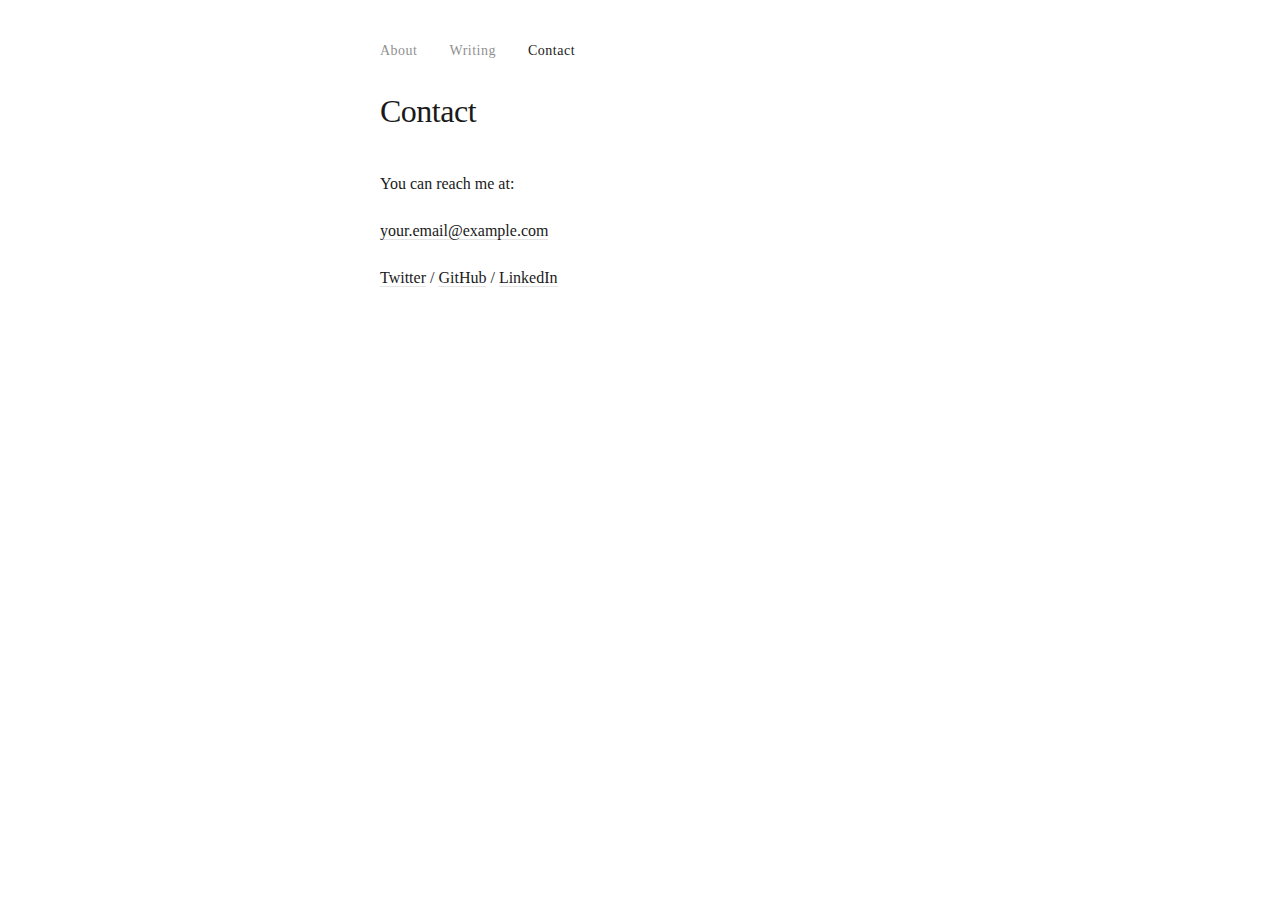
<file: contact.html>
<!DOCTYPE html>
<html lang="en">
<head>
  <meta charset="UTF-8">
  <meta name="viewport" content="width=device-width, initial-scale=1.0">
  <title>Contact — Cameron Chiaramonte</title>
  <link rel="stylesheet" href="assets/style.css">
</head>
<body>
  <nav class="nav">
    <a href="index.html" class="nav-link">About</a>
    <a href="writing.html" class="nav-link">Writing</a>
    <a href="contact.html" class="nav-link active">Contact</a>
  </nav>

  <main class="container">
    <h1 class="fade-in">Contact</h1>
    <div class="content fade-in">
      <p>You can reach me at:</p>
      <p>
        <a href="mailto:your.email@example.com">your.email@example.com</a>
      </p>
      <p>
        <a href="https://twitter.com/yourhandle" target="_blank" rel="noopener">Twitter</a> / 
        <a href="https://github.com/yourhandle" target="_blank" rel="noopener">GitHub</a> / 
        <a href="https://linkedin.com/in/yourhandle" target="_blank" rel="noopener">LinkedIn</a>
      </p>
    </div>
  </main>

  <script src="assets/motion.js"></script>
</body>
</html>
</file>
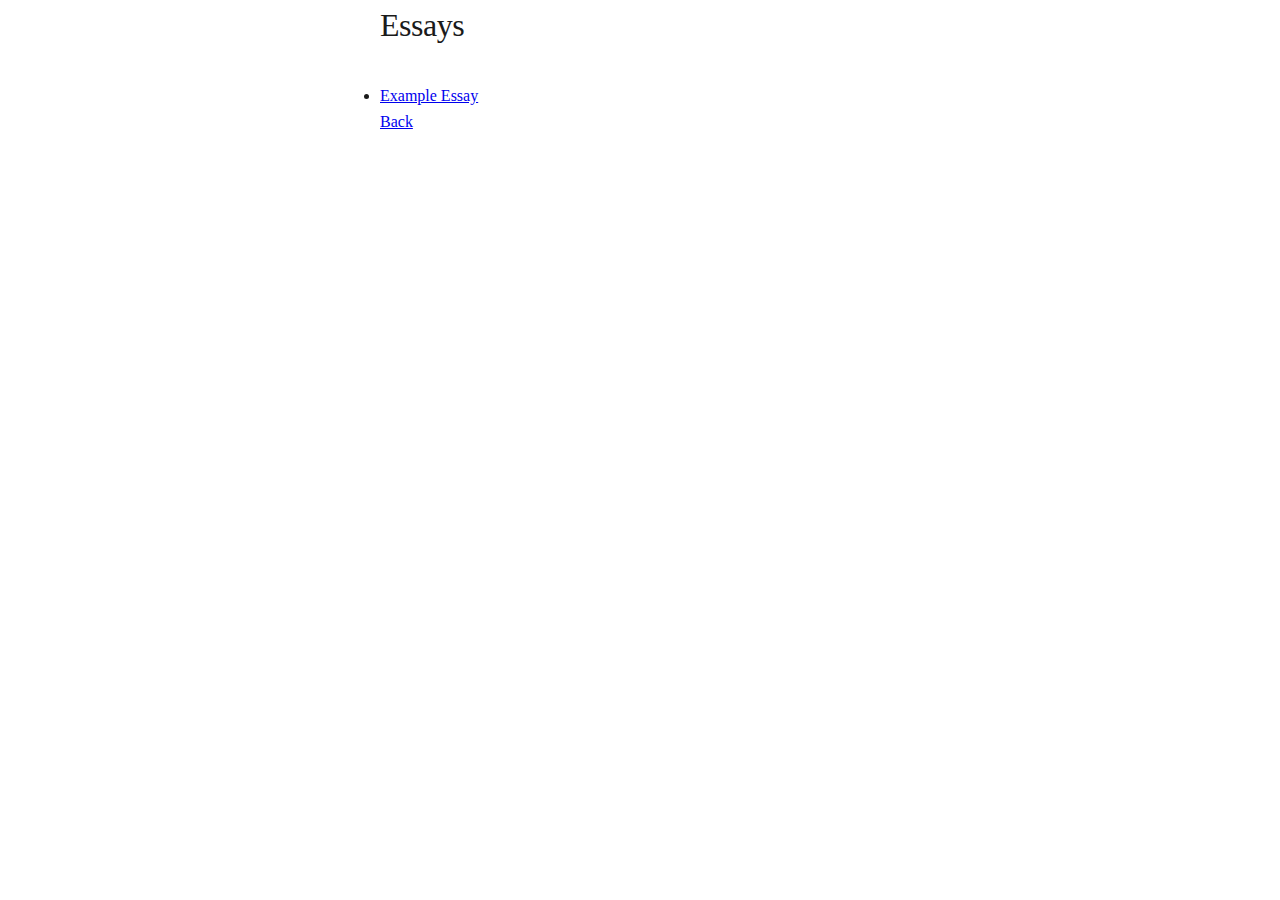
<file: essays.html>
<!DOCTYPE html>
<html lang="en">
<head>
  <meta charset="UTF-8">
  <meta name="viewport" content="width=device-width, initial-scale=1.0">
  <title>Essays — Cameron</title>
  <link rel="stylesheet" href="assets/style.css">
</head>
<body>
  <div class="container fade-in">
    <h1>Essays</h1>
    <ul class="essay-list">
      <li><a href="essays/example.html">Example Essay</a></li>
    </ul>
    <nav>
      <a href="index.html">Back</a>
    </nav>
  </div>
  <script src="assets/motion.js"></script>
</body>
</html>
</file>
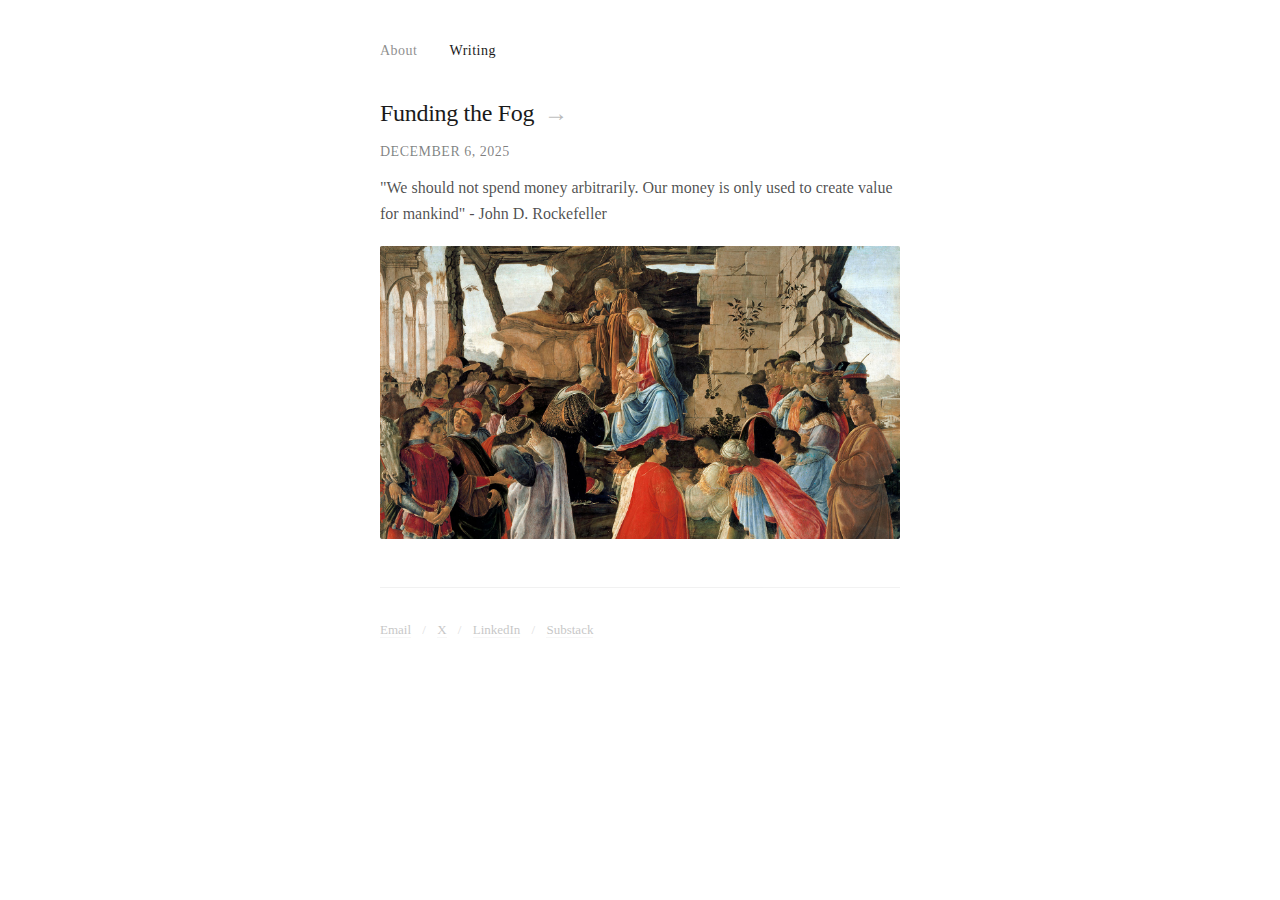
<file: writing.html>
<!DOCTYPE html>
<html lang="en">
<head>
  <meta charset="UTF-8">
  <meta name="viewport" content="width=device-width, initial-scale=1.0">
  <title>Writing — Cameron Chiaramonte</title>
  <link rel="stylesheet" href="assets/style.css">
</head>
<body>
  <nav class="nav">
    <a href="index.html" class="nav-link">About</a>
    <a href="writing.html" class="nav-link active">Writing</a>
  </nav>

  <main class="container">
    <div class="main-content">
      <!-- <h1 class="fade-in">Writing</h1> -->
      <div class="essays-list fade-in">
        <article class="essay-item">
          <a href="essays/funding_the_fog.html">
            <h2>Funding the Fog <span class="essay-arrow">→</span></h2>
            <p class="essay-date">December 6, 2025</p>
            <p class="essay-excerpt">"We should not spend money arbitrarily. Our money is only used to create value for mankind" - John D. Rockefeller</p>
            <img src="assets/essay-photos/funding-the-fog.jpg" alt="Essay image" class="essay-image">
          </a>
        </article>
      </div>
      <footer class="page-footer">
        <a href="mailto:cameron@doorlist.app">Email</a>
        <span class="footer-separator">/</span>
        <a href="https://x.com/cchiaramonte12" target="_blank" rel="noopener noreferrer">X</a>
        <span class="footer-separator">/</span>
        <a href="https://www.linkedin.com/in/cameron-chiaramonte-565b36196/" target="_blank" rel="noopener noreferrer">LinkedIn</a>
        <span class="footer-separator">/</span>
        <a href="https://cameronchiaramonte.substack.com/" target="_blank" rel="noopener noreferrer">Substack</a>
      </footer>
    </div>
  </main>

  <script src="assets/motion.js"></script>
</body>
</html>
</file>
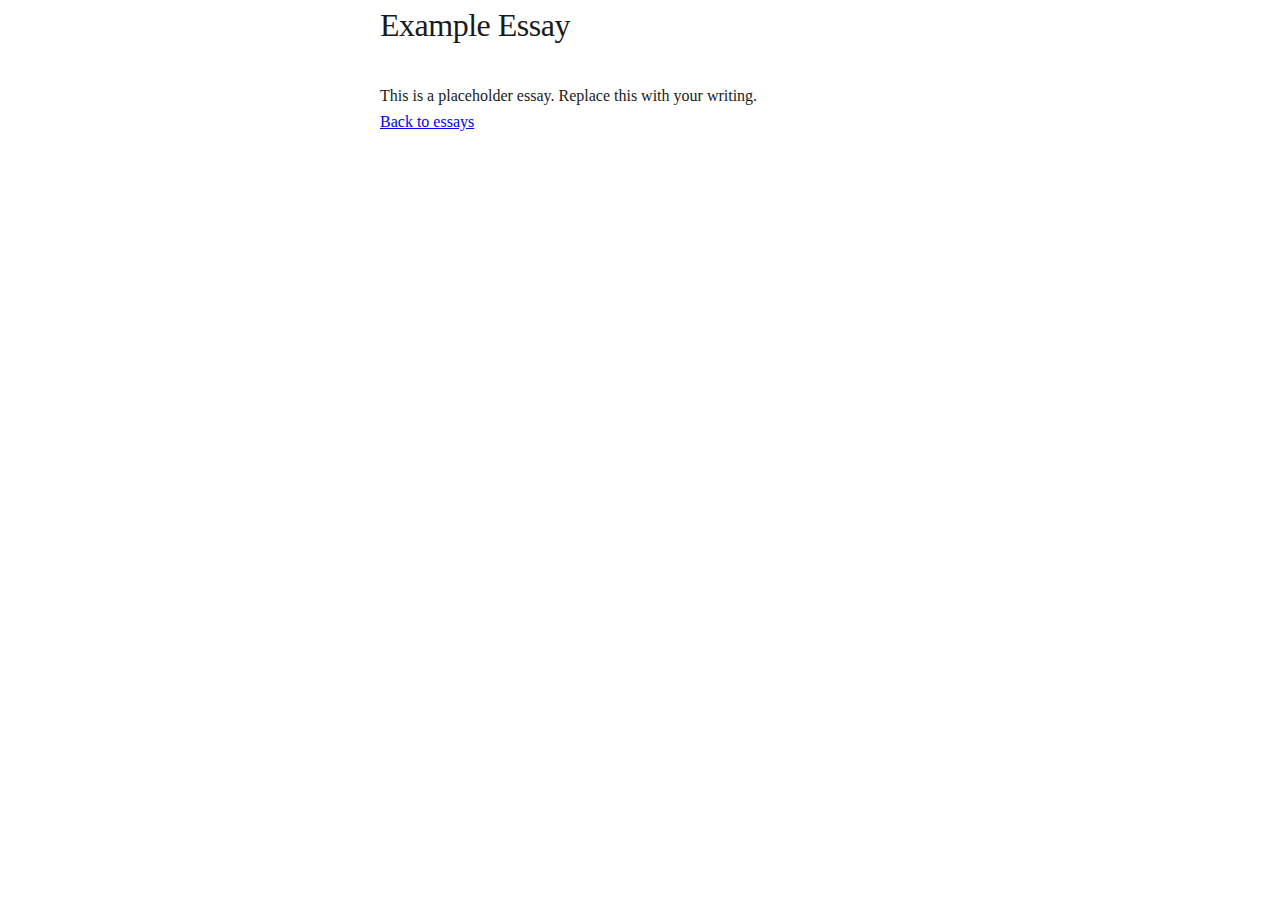
<file: essays/example.html>
<!DOCTYPE html>
<html lang="en">
<head>
  <meta charset="UTF-8">
  <meta name="viewport" content="width=device-width, initial-scale=1.0">
  <title>Example Essay — Cameron</title>
  <link rel="stylesheet" href="../assets/style.css">
</head>
<body>
  <div class="container fade-in">
    <h1>Example Essay</h1>
    <p>
      This is a placeholder essay. Replace this with your writing.
    </p>
    <nav>
      <a href="../essays.html">Back to essays</a>
    </nav>
  </div>
  <script src="../assets/motion.js"></script>
</body>
</html>
</file>
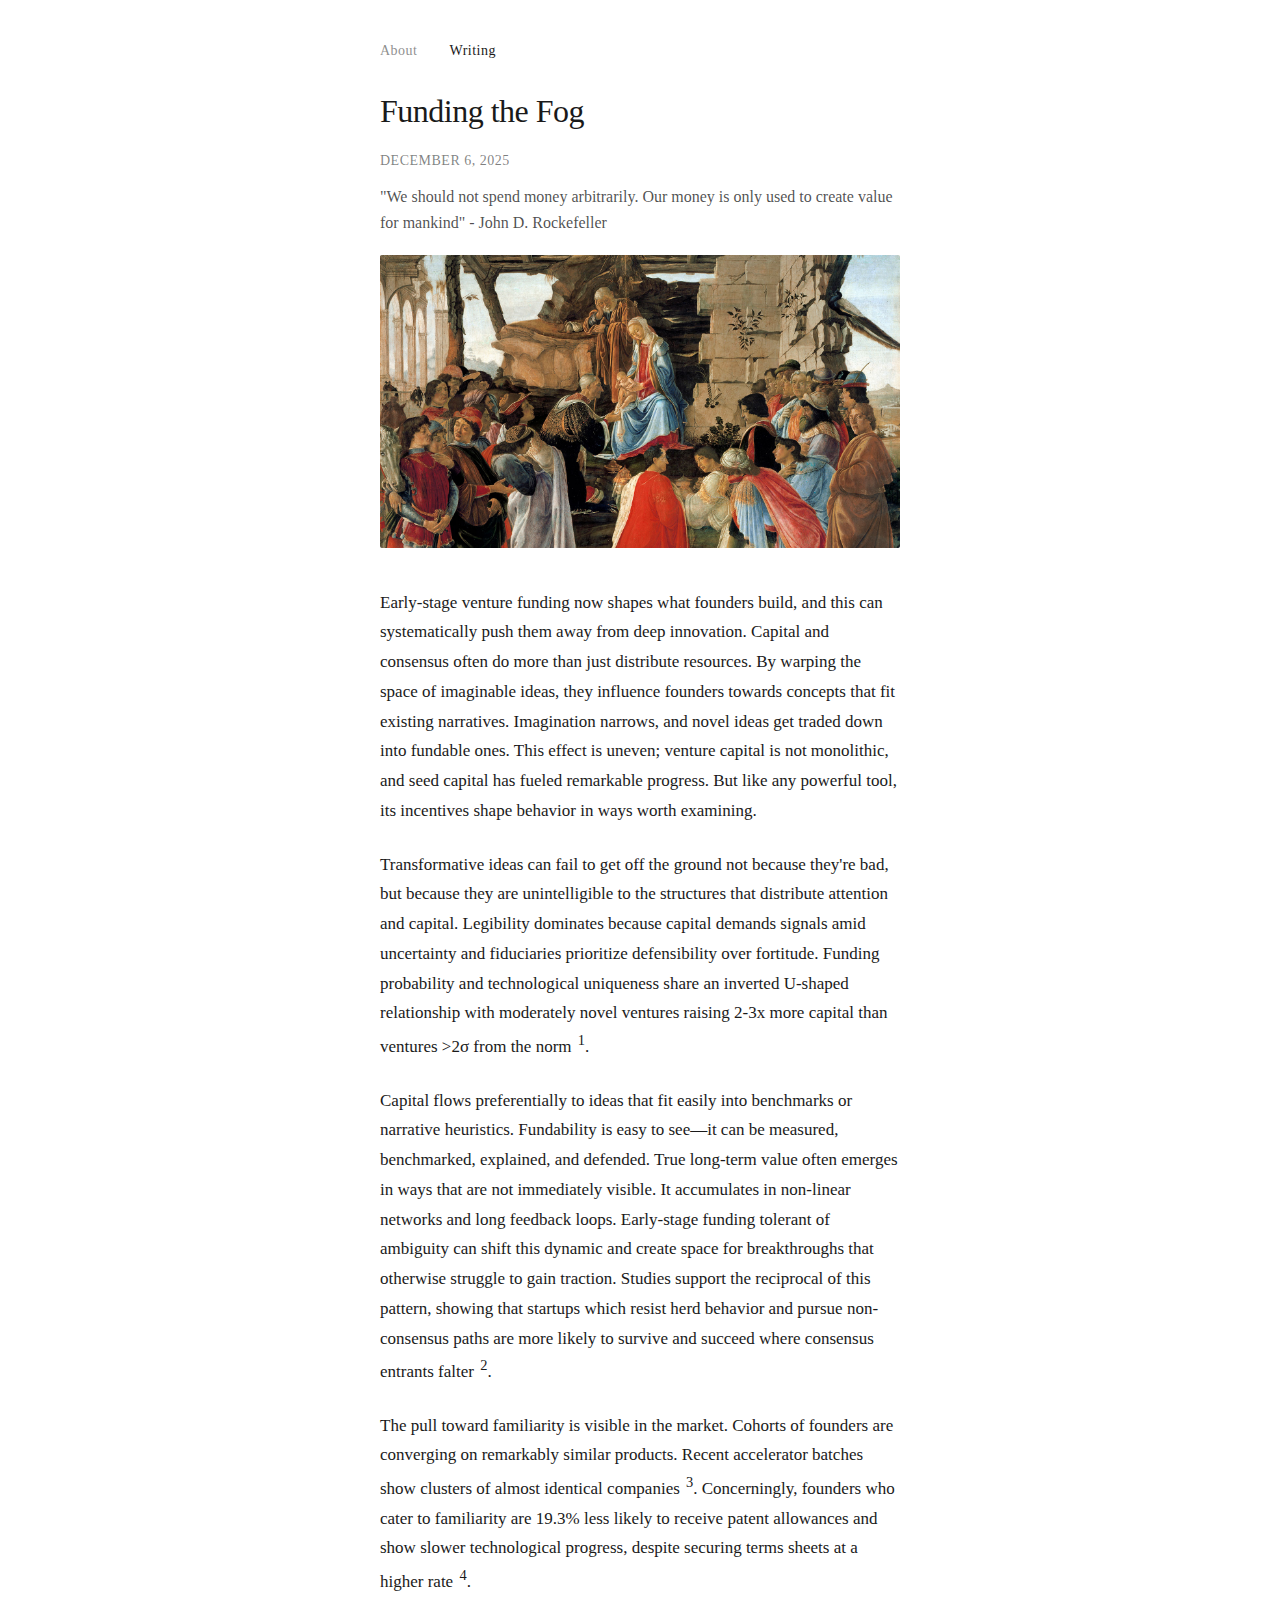
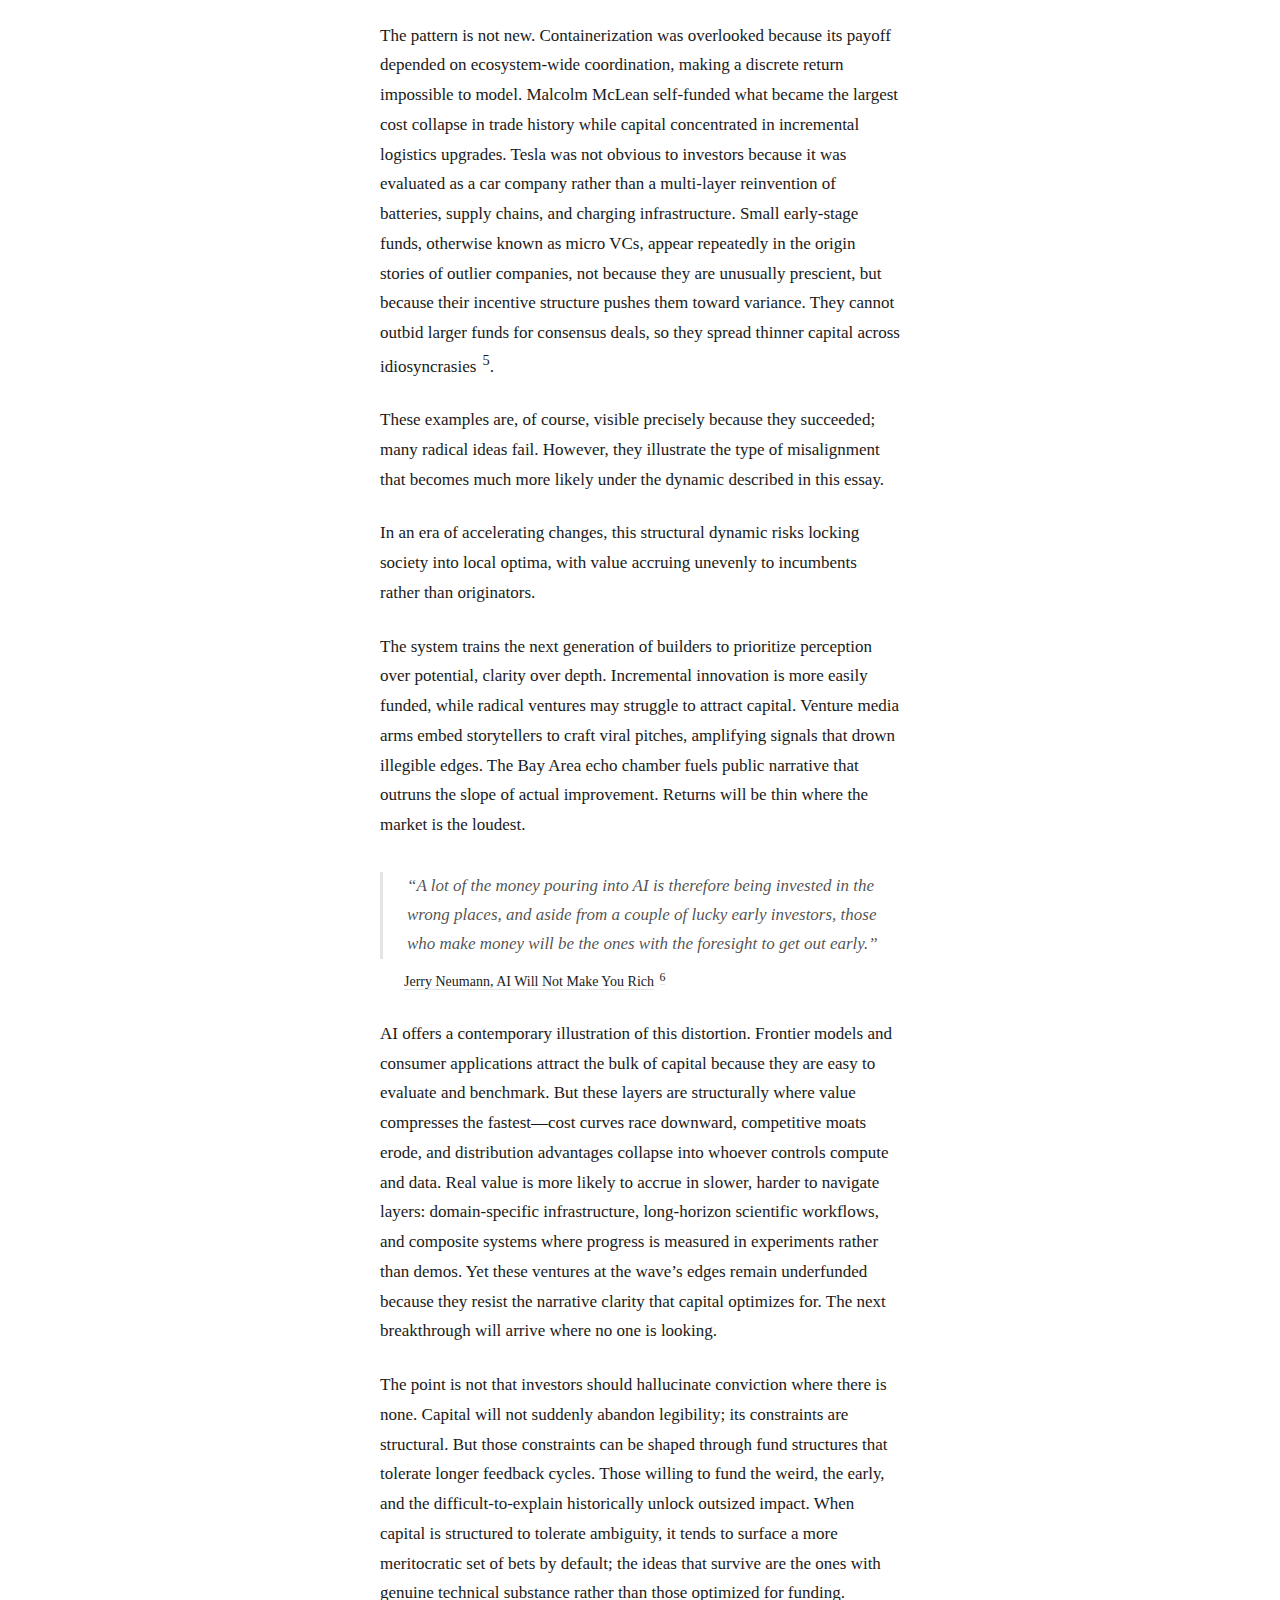
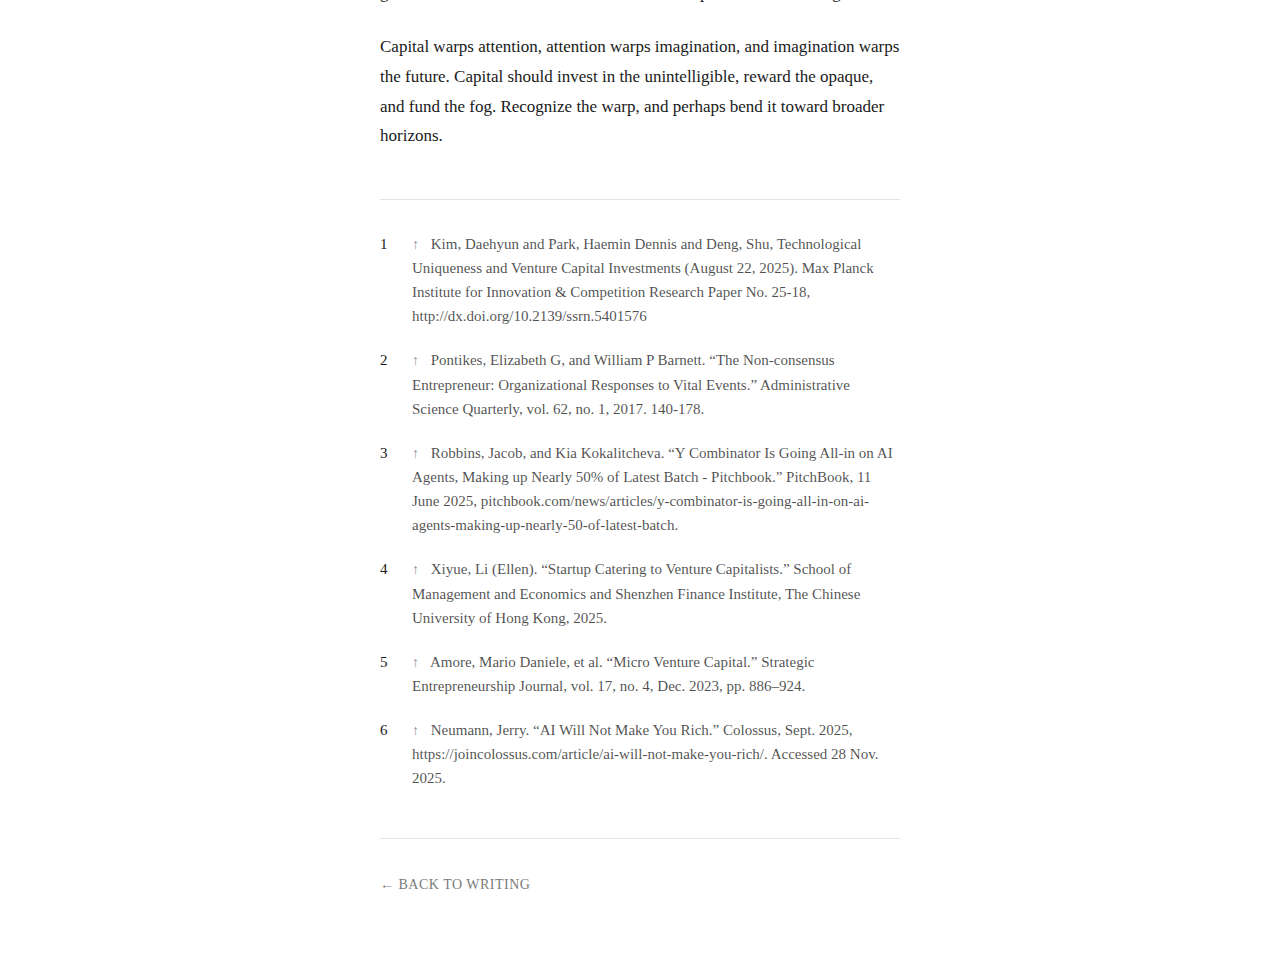
<file: essays/funding_the_fog.html>
<!DOCTYPE html>
<html lang="en">
<head>
  <meta charset="UTF-8">
  <meta name="viewport" content="width=device-width, initial-scale=1.0">
  <title>Funding the Fog — Cameron Chiaramonte</title>
  
  <!-- Open Graph / Facebook -->
  <meta property="og:type" content="article">
  <meta property="og:url" content="https://cchiaramonte12.github.io/essays/funding_the_fog.html">
  <meta property="og:title" content="Funding the Fog — Cameron Chiaramonte">
  <meta property="og:description" content="We should not spend money arbitrarily. Our money is only used to create value for mankind - John D. Rockefeller">
  <meta property="og:image" content="https://cchiaramonte12.github.io/assets/essay-photos/funding-the-fog.jpg">
  
  <!-- Twitter -->
  <meta name="twitter:card" content="summary_large_image">
  <meta name="twitter:url" content="https://cchiaramonte12.github.io/essays/funding_the_fog.html">
  <meta name="twitter:title" content="Funding the Fog — Cameron Chiaramonte">
  <meta name="twitter:description" content="We should not spend money arbitrarily. Our money is only used to create value for mankind - John D. Rockefeller">
  <meta name="twitter:image" content="https://cchiaramonte12.github.io/assets/essay-photos/funding-the-fog.jpg">
  
  <link rel="stylesheet" href="../assets/style.css">
</head>
<body>
  <nav class="nav">
    <a href="../index.html" class="nav-link">About</a>
    <a href="../writing.html" class="nav-link active">Writing</a>
  </nav>

  <main class="container">
    <div class="main-content">
      <article class="essay-content fade-in">
        <header class="essay-header">
          <h1>Funding the Fog</h1>
          <p class="essay-date">December 6, 2025</p>
          <p class="essay-excerpt">"We should not spend money arbitrarily. Our money is only used to create value for mankind" - John D. Rockefeller</p>
          <img src="../assets/essay-photos/funding-the-fog.jpg" alt="Essay image" class="essay-image">
        </header>
        <div class="essay-body">
          <p>Early-stage venture funding now shapes what founders build, and this can systematically push them away from deep innovation. Capital and consensus often do more than just distribute resources. By warping the space of imaginable ideas, they influence founders towards concepts that fit existing narratives. Imagination narrows, and novel ideas get traded down into fundable ones. This effect is uneven; venture capital is not monolithic, and seed capital has fueled remarkable progress. But like any powerful tool, its incentives shape behavior in ways worth examining.</p>
          <p>Transformative ideas can fail to get off the ground not because they're bad, but because they are unintelligible to the structures that distribute attention and capital. Legibility dominates because capital demands signals amid uncertainty and fiduciaries prioritize defensibility over fortitude. Funding probability and technological uniqueness share an inverted U-shaped relationship with moderately novel ventures raising 2-3x more capital than ventures >2σ from the norm <a href="#citation-1" id="citation-ref-1" class="citation-ref">1</a>.</p>
          <p>Capital flows preferentially to ideas that fit easily into benchmarks or narrative heuristics. Fundability is easy to see—it can be measured, benchmarked, explained, and defended. True long-term value often emerges in ways that are not immediately visible. It accumulates in non-linear networks and long feedback loops. Early-stage funding tolerant of ambiguity can shift this dynamic and create space for breakthroughs that otherwise struggle to gain traction. Studies support the reciprocal of this pattern, showing that startups which resist herd behavior and pursue non-consensus paths are more likely to survive and succeed where consensus entrants falter <a href="#citation-2" id="citation-ref-2" class="citation-ref">2</a>.</p>
          <p>The pull toward familiarity is visible in the market. Cohorts of founders are converging on remarkably similar products. Recent accelerator batches show clusters of almost identical companies <a href="#citation-3" id="citation-ref-3" class="citation-ref">3</a>. Concerningly, founders who cater to familiarity are 19.3% less likely to receive patent allowances and show slower technological progress, despite securing terms sheets at a higher rate <a href="#citation-4" id="citation-ref-4" class="citation-ref">4</a>.</p>
          <p>The pattern is not new. Containerization was overlooked because its payoff depended on ecosystem-wide coordination, making a discrete return impossible to model. Malcolm McLean self-funded what became the largest cost collapse in trade history while capital concentrated in incremental logistics upgrades. Tesla was not obvious to investors because it was evaluated as a car company rather than a multi-layer reinvention of batteries, supply chains, and charging infrastructure. Small early-stage funds, otherwise known as micro VCs, appear repeatedly in the origin stories of outlier companies, not because they are unusually prescient, but because their incentive structure pushes them toward variance. They cannot outbid larger funds for consensus deals, so they spread thinner capital across idiosyncrasies <a href="#citation-5" id="citation-ref-5" class="citation-ref">5</a>.</p>
          <p>These examples are, of course, visible precisely because they succeeded; many radical ideas fail. However, they illustrate the type of misalignment that becomes much more likely under the dynamic described in this essay.</p>
          <p>In an era of accelerating changes, this structural dynamic risks locking society into local optima, with value accruing unevenly to incumbents rather than originators.</p>
          <p>The system trains the next generation of builders to prioritize perception over potential, clarity over depth. Incremental innovation is more easily funded, while radical ventures may struggle to attract capital. Venture media arms embed storytellers to craft viral pitches, amplifying signals that drown illegible edges. The Bay Area echo chamber fuels public narrative that outruns the slope of actual improvement. Returns will be thin where the market is the loudest.</p>

          <blockquote>
            <q>A lot of the money pouring into AI is therefore being invested in the wrong places, and aside from a couple of lucky early investors, those who make money will be the ones with the foresight to get out early.</q>
          </blockquote>
          <div class="blockquote-citation">
            <a href="https://joincolossus.com/article/ai-will-not-make-you-rich/" target="_blank" rel="noopener noreferrer">Jerry Neumann, AI Will Not Make You Rich</a> <a href="#citation-6" id="citation-ref-6" class="citation-ref">6</a>
          </div>

          <p>AI offers a contemporary illustration of this distortion. Frontier models and consumer applications attract the bulk of capital because they are easy to evaluate and benchmark. But these layers are structurally where value compresses the fastest—cost curves race downward, competitive moats erode, and distribution advantages collapse into whoever controls compute and data. Real value is more likely to accrue in slower, harder to navigate layers: domain-specific infrastructure, long-horizon scientific workflows, and composite systems where progress is measured in experiments rather than demos. Yet these ventures at the wave’s edges remain underfunded because they resist the narrative clarity that capital optimizes for. The next breakthrough will arrive where no one is looking.</p>
          <p>The point is not that investors should hallucinate conviction where there is none. Capital will not suddenly abandon legibility; its constraints are structural. But those constraints can be shaped through fund structures that tolerate longer feedback cycles. Those willing to fund the weird, the early, and the difficult-to-explain historically unlock outsized impact. When capital is structured to tolerate ambiguity, it tends to surface a more meritocratic set of bets by default; the ideas that survive are the ones with genuine technical substance rather than those optimized for funding.</p>
          <p>Capital warps attention, attention warps imagination, and imagination warps the future. Capital should invest in the unintelligible, reward the opaque, and fund the fog. Recognize the warp, and perhaps bend it toward broader horizons.</p>
        </div>
        
        <div class="citations-divider"></div>
        
        <section class="citations">
          <ol class="citations-list">
            <li id="citation-1" class="citation-item">
              <a href="#citation-ref-1" class="citation-back-link">↑</a>
              <span class="citation-content">Kim, Daehyun and Park, Haemin Dennis and Deng, Shu, Technological Uniqueness and Venture Capital Investments (August 22, 2025). Max Planck Institute for Innovation & Competition Research Paper No. 25-18, http://dx.doi.org/10.2139/ssrn.5401576</span>
            </li>
            <li id="citation-2" class="citation-item">
              <a href="#citation-ref-2" class="citation-back-link">↑</a>
              <span class="citation-content">Pontikes, Elizabeth G, and William P Barnett. “The Non-consensus Entrepreneur: Organizational Responses to Vital Events.” Administrative Science Quarterly, vol. 62, no. 1, 2017. 140-178.</span>
            </li>
            <li id="citation-3" class="citation-item">
              <a href="#citation-ref-3" class="citation-back-link">↑</a>
              <span class="citation-content">Robbins, Jacob, and Kia Kokalitcheva. “Y Combinator Is Going All-in on AI Agents, Making up Nearly 50% of Latest Batch - Pitchbook.” PitchBook, 11 June 2025, pitchbook.com/news/articles/y-combinator-is-going-all-in-on-ai-agents-making-up-nearly-50-of-latest-batch.</span>
            </li>
            <li id="citation-4" class="citation-item">
              <a href="#citation-ref-4" class="citation-back-link">↑</a>
              <span class="citation-content">Xiyue, Li (Ellen). “Startup Catering to Venture Capitalists.” School of Management and Economics and Shenzhen Finance Institute, The Chinese University of Hong Kong, 2025.</span>
            </li>
            <li id="citation-5" class="citation-item">
              <a href="#citation-ref-5" class="citation-back-link">↑</a>
              <span class="citation-content">Amore, Mario Daniele, et al. “Micro Venture Capital.” Strategic Entrepreneurship Journal, vol. 17, no. 4, Dec. 2023, pp. 886–924.</span>
            </li>
            <li id="citation-6" class="citation-item">
              <a href="#citation-ref-6" class="citation-back-link">↑</a>
              <span class="citation-content">
                Neumann, Jerry. “AI Will Not Make You Rich.” Colossus, Sept. 2025, https://joincolossus.com/article/ai-will-not-make-you-rich/. Accessed 28 Nov. 2025.</span>
            </li>
          </ol>
        </section>
        
        <footer class="essay-footer">
          <a href="../writing.html">← Back to Writing</a>
        </footer>
      </article>
    </div>
  </main>

  <script src="../assets/motion.js"></script>
</body>
</html>
</file>
<file: assets/style.css>
* {
  margin: 0;
  padding: 0;
  box-sizing: border-box;
}

:root {
  --text-color: #1a1a1a;
  --bg-color: #ffffff;
  --border-color: rgba(0, 0, 0, 0.1);
  --hover-color: rgba(0, 0, 0, 0.05);
}

body {
  font-family: Georgia, "Times New Roman", Times, serif;
  font-size: 16px;
  line-height: 1.6;
  color: var(--text-color);
  background-color: var(--bg-color);
  -webkit-font-smoothing: antialiased;
  -moz-osx-font-smoothing: grayscale;
  text-rendering: optimizeLegibility;
}

nav {
  opacity: 1 !important;
  visibility: visible !important;
}

.nav {
  max-width: 600px;
  margin: 0 auto;
  padding: 40px 40px 24px;
  display: flex;
  gap: 32px;
  opacity: 1 !important;
  visibility: visible !important;
}

.nav-link {
  color: var(--text-color);
  text-decoration: none;
  font-size: 14px;
  letter-spacing: 0.5px;
  transition: opacity 0.1s ease;
  opacity: 0.5;
  font-weight: 400;
}

.nav-link.active {
  opacity: 1 !important;
  font-weight: 500;
  transition: none;
}

.nav-link:hover {
  opacity: 1;
}

.nav-link.active {
  opacity: 1 !important;
  font-weight: 500;
}

.container {
  max-width: 600px;
  margin: 0 auto;
  padding: 0 40px 80px;
}

.main-content {
  transition: opacity 0.2s ease;
}

h1 {
  font-size: 32px;
  font-weight: 400;
  margin-bottom: 32px;
  letter-spacing: -0.5px;
}

h2 {
  font-size: 24px;
  font-weight: 400;
  margin-bottom: 8px;
  letter-spacing: -0.3px;
}

.content {
  font-size: 16px;
  line-height: 1.7;
}

.content p {
  margin-bottom: 20px;
}

.content a {
  color: var(--text-color);
  text-decoration: none;
  border-bottom: 1px solid var(--border-color);
  transition: border-color 0.2s ease;
}

.content a:hover {
  border-bottom-color: var(--text-color);
}

.essays-list {
  margin-top: 8px;
}

.essay-item {
  margin-bottom: 48px;
  padding-bottom: 48px;
  border-bottom: 1px solid var(--border-color);
}

.essay-item:last-child {
  border-bottom: none;
  padding-bottom: 0;
}

.essay-item a {
  text-decoration: none;
  color: var(--text-color);
  display: block;
  transition: opacity 0.2s ease;
}

.essay-item a:hover {
  opacity: 0.7;
}

.essay-item a:hover h2 {
  text-decoration: underline;
}

.essay-arrow {
  display: inline-block;
  margin-left: 4px;
  opacity: 0.3;
  transition: opacity 0.2s ease, transform 0.2s ease;
  font-weight: 300;
}

.essay-item a:hover .essay-arrow {
  opacity: 0.6;
  transform: translateX(2px);
}

.essay-image {
  width: 100%;
  max-width: 100%;
  height: auto;
  margin-top: 20px;
  border-radius: 2px;
  display: block;
}

.essay-date {
  font-size: 14px;
  color: rgba(0, 0, 0, 0.5);
  margin-bottom: 12px;
  text-transform: uppercase;
  letter-spacing: 0.5px;
}

.essay-excerpt {
  font-size: 16px;
  line-height: 1.6;
  color: rgba(0, 0, 0, 0.7);
  margin-bottom: 0;
}

.essay-content {
  max-width: 100%;
}

.essay-header {
  margin-bottom: 40px;
}

.essay-header h1 {
  margin-bottom: 12px;
}

.essay-header .essay-date {
  margin-bottom: 12px;
}

.essay-body {
  font-size: 17px;
  line-height: 1.75;
  margin-bottom: 48px;
}

.essay-body p {
  margin-bottom: 24px;
}

.essay-body p:last-child {
  margin-bottom: 0;
}

.essay-body blockquote {
  margin: 32px 0 8px 0;
  padding-left: 24px;
  border-left: 3px solid var(--border-color);
  color: rgba(0, 0, 0, 0.7);
  line-height: 1.7;
}

.essay-body blockquote q {
  font-style: italic;
}

.essay-body .blockquote-citation {
  margin-top: 0;
  margin-bottom: 24px;
  padding-left: 24px;
  font-size: 14px;
  color: rgba(0, 0, 0, 0.6);
}

.essay-body .blockquote-citation a {
  color: var(--text-color);
  text-decoration: none;
  border-bottom: 1px solid var(--border-color);
  transition: border-color 0.2s ease;
}

.essay-body .blockquote-citation a:hover {
  border-bottom-color: var(--text-color);
}

.essay-footer {
  padding-top: 32px;
  border-top: 1px solid var(--border-color);
}

.essay-footer a {
  color: var(--text-color);
  text-decoration: none;
  font-size: 14px;
  text-transform: uppercase;
  letter-spacing: 0.5px;
  transition: opacity 0.2s ease;
  opacity: 0.6;
}

.essay-footer a:hover {
  opacity: 1;
}

.page-footer {
  margin-top: 48px;
  padding-top: 32px;
  border-top: 1px solid var(--border-color);
  font-size: 13px;
  opacity: 0.5;
}

.page-footer a {
  color: var(--text-color);
  text-decoration: none;
  font-size: 13px;
  text-transform: none;
  letter-spacing: 0;
  opacity: 0.5;
  border-bottom: 1px solid var(--border-color);
  transition: opacity 0.2s ease, border-color 0.2s ease;
}

.page-footer a:hover {
  opacity: 0.8;
  border-bottom-color: var(--text-color);
}

.footer-separator {
  margin: 0 8px;
  opacity: 0.3;
}

.citations-divider {
  margin: 48px 0 32px 0;
  border-top: 1px solid var(--border-color);
}

.citations {
  margin-bottom: 48px;
}

.citations-list {
  list-style: none;
  counter-reset: citation-counter;
  padding-left: 0;
}

.citation-item {
  counter-increment: citation-counter;
  margin-bottom: 20px;
  padding-left: 32px;
  position: relative;
  font-size: 15px;
  line-height: 1.6;
  color: rgba(0, 0, 0, 0.7);
}

.citation-item::before {
  content: counter(citation-counter);
  position: absolute;
  left: 0;
  font-weight: 400;
  color: var(--text-color);
}

.citation-back-link {
  color: var(--text-color);
  text-decoration: none;
  margin-right: 8px;
  font-size: 14px;
  opacity: 0.5;
  transition: opacity 0.2s ease;
  border: none;
}

.citation-back-link:hover {
  opacity: 1;
  border-bottom: none;
}

.citation-content {
  display: inline;
}

.citation-content a {
  color: var(--text-color);
  text-decoration: none;
  border-bottom: 1px solid var(--border-color);
  transition: border-color 0.2s ease;
}

.citation-content a:hover {
  border-bottom-color: var(--text-color);
}

.citation-ref {
  color: var(--text-color);
  text-decoration: none;
  font-size: 0.85em;
  vertical-align: super;
  margin-left: 2px;
  border-bottom: none;
}

.citation-ref:hover {
  border-bottom: none;
}

.fade-in {
  opacity: 0;
  transform: translateY(8px);
}

@media (max-width: 768px) {
  .nav {
    padding: 32px 24px 20px;
    gap: 24px;
  }

  .nav-link {
    font-size: 13px;
  }

  .container {
    padding: 0 24px 60px;
  }

  h1 {
    font-size: 28px;
  }

  h2 {
    font-size: 22px;
  }
}
</file>
